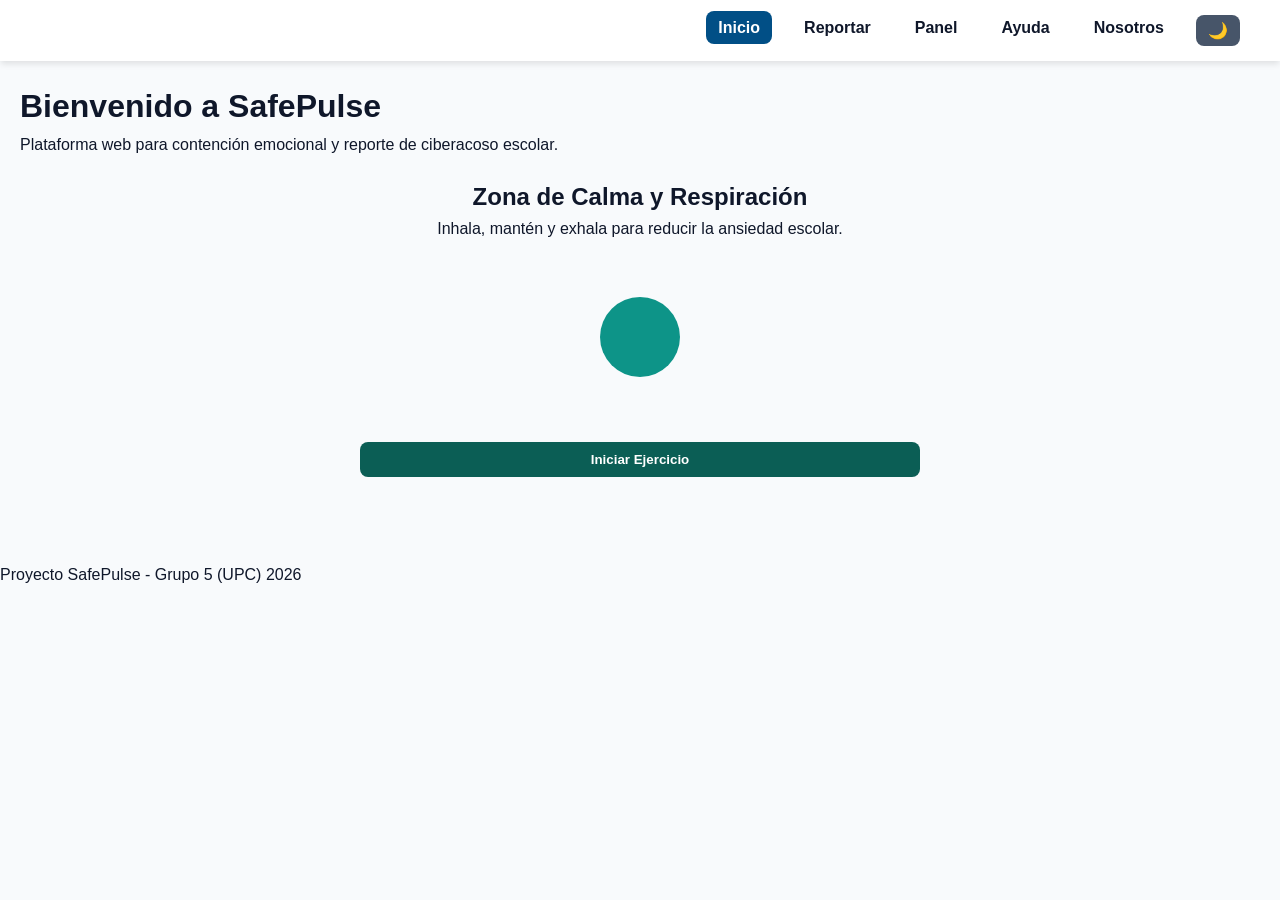
<file: index.html>
<!DOCTYPE html>
<html lang="es">
<head>
    <meta charset="UTF-8">
    <meta name="viewport" content="width=device-width, initial-scale=1.0">
    <title>SafePulse - Inicio</title>
    <link rel="stylesheet" href="css/styles.css">
    <meta name="description" content="SafePulse: Plataforma digital de contención emocional y prevención del ciberacoso para adolescentes.">
</head>
<body>

    <header>
        <nav>
            <ul>
                <li><a href="index.html">Inicio</a></li>
                <li><a href="pages/report.html">Reportar</a></li>
                <li><a href="pages/psychologist.html">Panel</a></li>
                <li><a href="pages/resources.html">Ayuda</a></li>
                <li><a href="pages/about.html">Nosotros</a></li>
                <li><button id="btnTema" class="btn btn-dark" style="padding: 6px 12px; margin: 0; font-size: 1rem;" aria-label="Cambiar tema visual">🌙</button></li>
            </ul>
        </nav>
    </header>

    <main>
        <h1>Bienvenido a SafePulse</h1>
        <p>Plataforma web para contención emocional y reporte de ciberacoso escolar.</p>

        <section id="contencion" style="text-align: center;">
            <h2>Zona de Calma y Respiración</h2>
            <p>Inhala, mantén y exhala para reducir la ansiedad escolar.</p>

            <div class="breathing-container">
                <div id="circuloRespiracion" class="circle-calm"></div>
            </div>

            <button id="btnRespirar" aria-label="Iniciar ejercicio de respiración guiada">Iniciar Ejercicio</button>
            <p id="textoRespiracion" style="font-size: 1.2rem; font-weight: bold; margin-top: 15px; min-height: 30px;"></p>
        </section>
    </main>

    <footer>
        <p>Proyecto SafePulse - Grupo 5 (UPC) 2026</p>
    </footer>

    <!-- Se añadió 'defer' para optimizar el Speed Index y rendimiento -->
    <script src="js/main.js" defer></script>
    
</body>
</html>
</file>
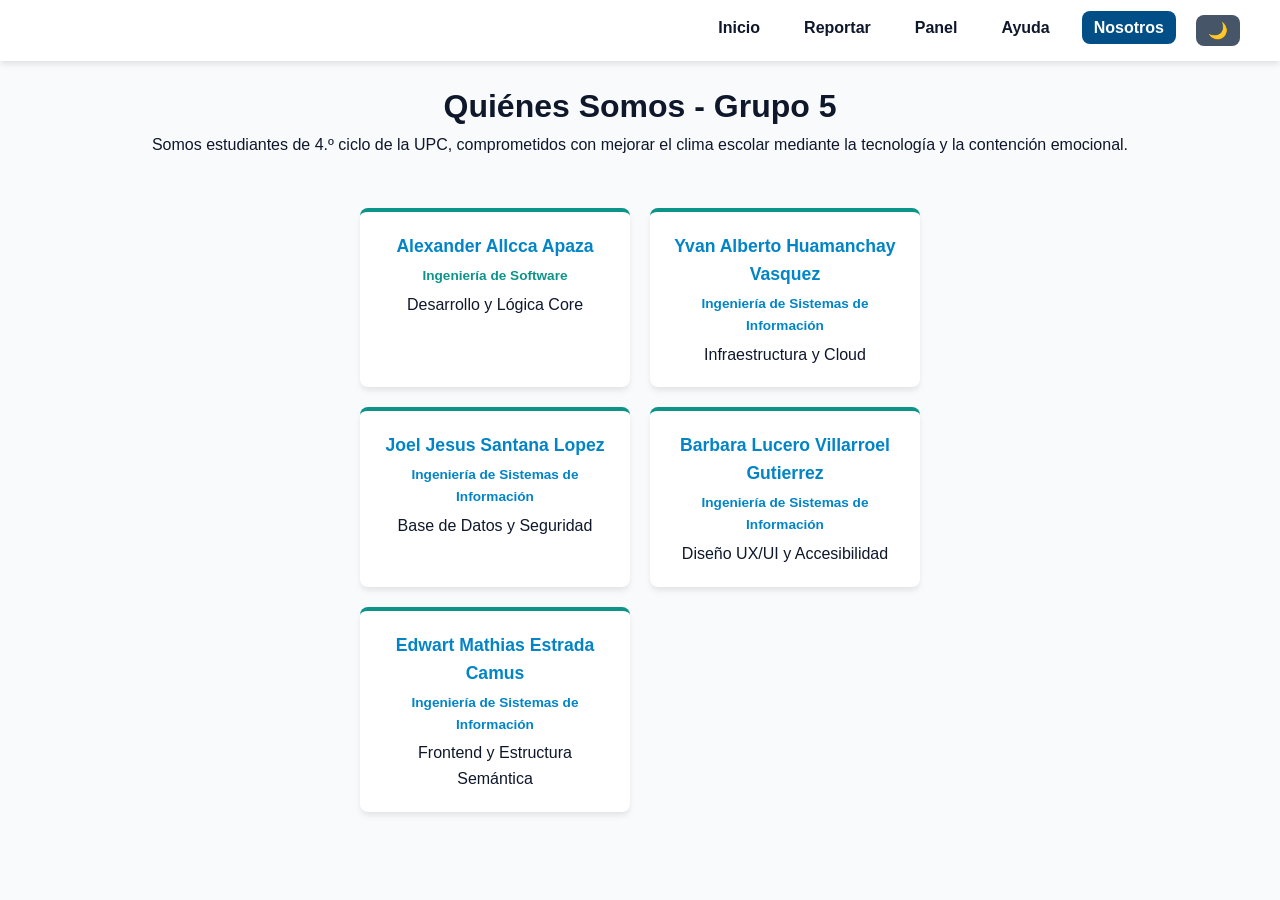
<file: pages/about.html>
<!DOCTYPE html>
<html lang="es">
<head>
    <meta charset="UTF-8">
    <meta name="viewport" content="width=device-width, initial-scale=1.0">
    <title>Nosotros - SafePulse</title>
    <link rel="stylesheet" href="../css/styles.css">
</head>
<body>

    <!-- 1. Menú con las rutas corregidas (../) -->
    <header>
        <nav>
            <ul>
                <li><a href="../index.html">Inicio</a></li>
                <li><a href="report.html">Reportar</a></li>
                <li><a href="psychologist.html">Panel</a></li>
                <li><a href="resources.html">Ayuda</a></li>
                <li><a href="about.html">Nosotros</a></li>
                <li><button id="btnTema" class="btn btn-dark" style="padding: 6px 12px; margin: 0; font-size: 1rem;" aria-label="Cambiar tema visual">🌙</button></li>
            </ul>
        </nav>
    </header>

    <!-- 2. Tu Grid del Equipo -->
    <main>
        <h1 style="text-align: center;">Quiénes Somos - Grupo 5</h1>
        <p style="text-align: center;">Somos estudiantes de 4.º ciclo de la UPC, comprometidos con mejorar el clima escolar mediante la tecnología y la contención emocional.</p>
        
        <section class="team-grid">
            <article class="team-member">
                <h3>Alexander Allcca Apaza</h3>
                <p style="font-size: 0.85em; color: var(--secondary-color); font-weight: bold; margin-bottom: 5px;">Ingeniería de Software</p>
                <p>Desarrollo y Lógica Core</p>
            </article>
            <article class="team-member">
                <h3>Yvan Alberto Huamanchay Vasquez</h3>
                <p style="font-size: 0.85em; color: var(--primary-color); font-weight: bold; margin-bottom: 5px;">Ingeniería de Sistemas de Información</p>
                <p>Infraestructura y Cloud</p>
            </article>
            <article class="team-member">
                <h3>Joel Jesus Santana Lopez</h3>
                <p style="font-size: 0.85em; color: var(--primary-color); font-weight: bold; margin-bottom: 5px;">Ingeniería de Sistemas de Información</p>
                <p>Base de Datos y Seguridad</p>
            </article>
            <article class="team-member">
                <h3>Barbara Lucero Villarroel Gutierrez</h3>
                <p style="font-size: 0.85em; color: var(--primary-color); font-weight: bold; margin-bottom: 5px;">Ingeniería de Sistemas de Información</p>
                <p>Diseño UX/UI y Accesibilidad</p>
            </article>
            <article class="team-member">
                <h3>Edwart Mathias Estrada Camus</h3>
                <p style="font-size: 0.85em; color: var(--primary-color); font-weight: bold; margin-bottom: 5px;">Ingeniería de Sistemas de Información</p>
                <p>Frontend y Estructura Semántica</p>
            </article>
        </section>
    </main>

    <!-- 3. AQUÍ ESTÁ LA SOLUCIÓN: Enlazamos el JavaScript -->
    <script src="../js/main.js"></script>
</body>
</html>
</file>
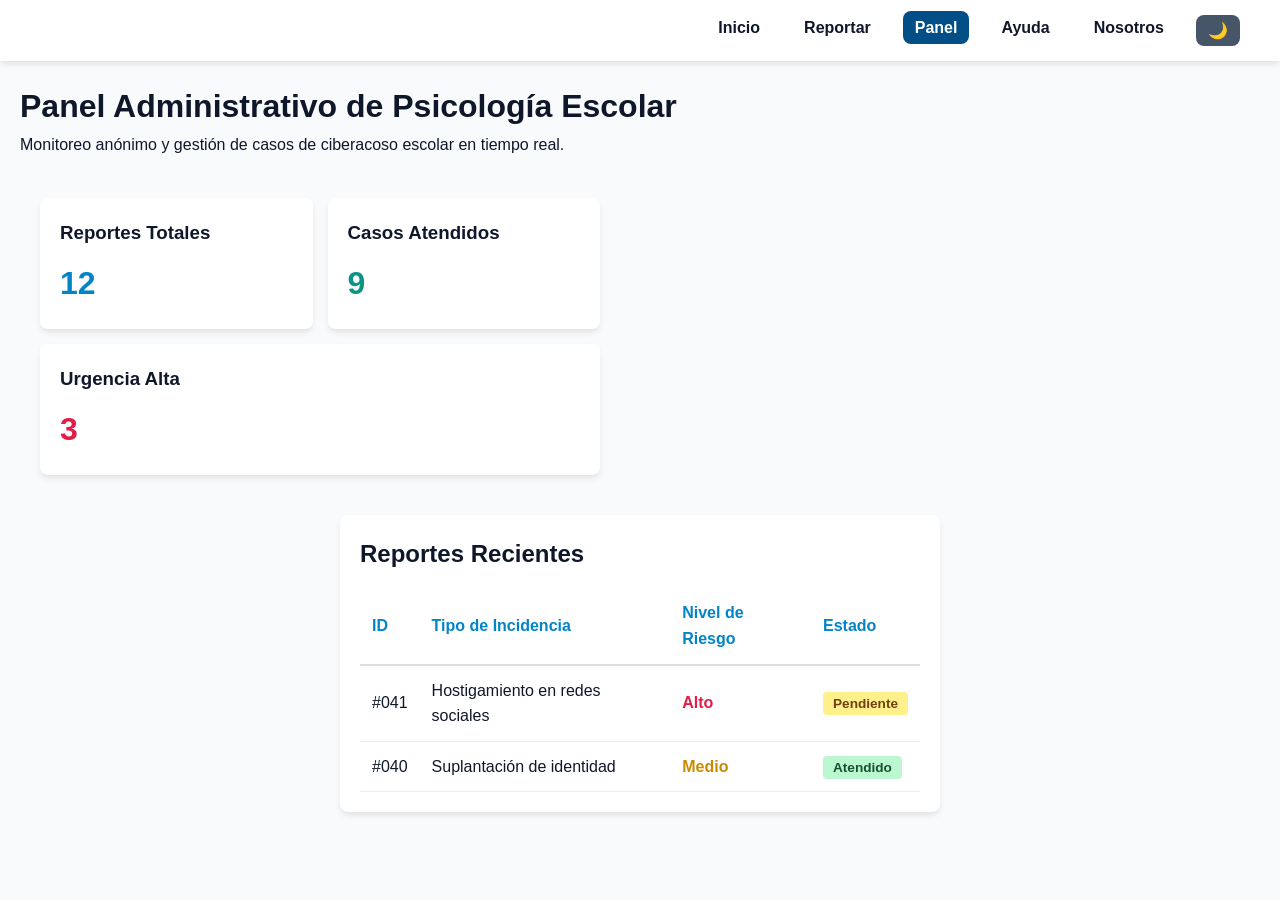
<file: pages/psychologist.html>
<!DOCTYPE html>
<html lang="es">
<head>
    <meta charset="UTF-8">
    <meta name="viewport" content="width=device-width, initial-scale=1.0">
    <title>Panel Psicológico - SafePulse</title>
    <link rel="stylesheet" href="../css/styles.css">
</head>
<body>
    <header>
        <nav>
            <ul>
                <li><a href="../index.html">Inicio</a></li>
                <li><a href="report.html">Reportar</a></li>
                <li><a href="psychologist.html">Panel</a></li>
                <li><a href="resources.html">Ayuda</a></li>
                <li><a href="about.html">Nosotros</a></li>
                <li><button id="btnTema" class="btn btn-dark" style="padding: 6px 12px; margin: 0; font-size: 1rem;" aria-label="Cambiar tema visual">🌙</button></li>
            </ul>
        </nav>
    </header>

    <main>
        <h1>Panel Administrativo de Psicología Escolar</h1>
        <p>Monitoreo anónimo y gestión de casos de ciberacoso escolar en tiempo real.</p>

        <!-- Tarjetas de métricas -->
        <section class="metrics-grid">
            <div class="metric-card">
                <h3>Reportes Totales</h3>
                <p class="metric-value primary">12</p>
            </div>
            <div class="metric-card">
                <h3>Casos Atendidos</h3>
                <p class="metric-value secondary">9</p>
            </div>
            <div class="metric-card">
                <h3>Urgencia Alta</h3>
                <p class="metric-value danger">3</p>
            </div>
        </section>

        <!-- Tabla de reportes -->
        <section class="table-container">
            <h2>Reportes Recientes</h2>
            <table class="data-table">
                <thead>
                    <tr>
                        <th>ID</th>
                        <th>Tipo de Incidencia</th>
                        <th>Nivel de Riesgo</th>
                        <th>Estado</th>
                    </tr>
                </thead>
                <tbody id="tablaReportes">
                    <tr>
                        <td>#041</td>
                        <td>Hostigamiento en redes sociales</td>
                        <td class="risk-high">Alto</td>
                        <td><span class="badge badge-warning">Pendiente</span></td>
                    </tr>
                    <tr>
                        <td>#040</td>
                        <td>Suplantación de identidad</td>
                        <td class="risk-medium">Medio</td>
                        <td><span class="badge badge-success">Atendido</span></td>
                    </tr>
                </tbody>
            </table>
        </section>
    </main>

    <script src="../js/main.js"></script>
</body>
</html>
</file>
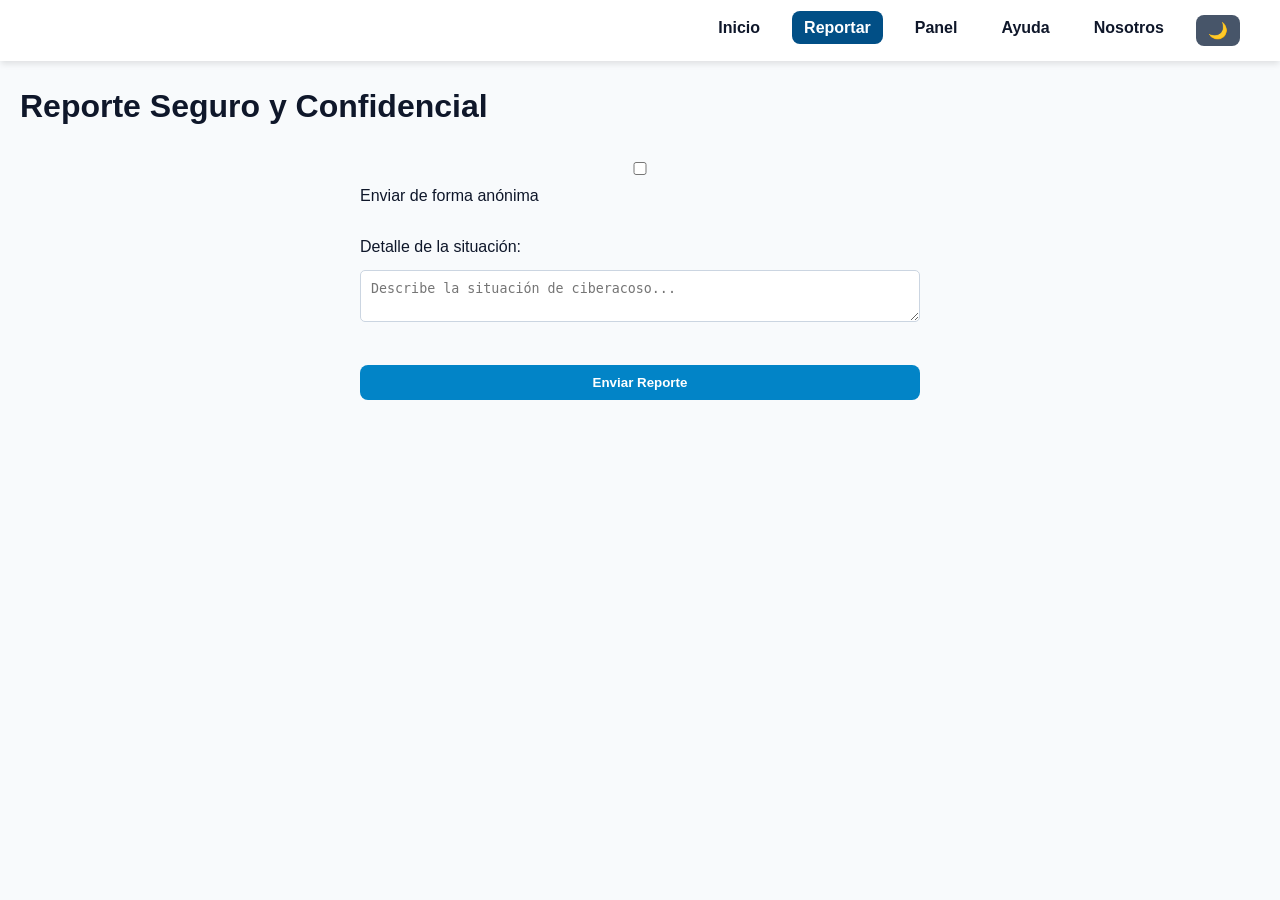
<file: pages/report.html>
<!DOCTYPE html>
<html lang="es">
<head>
    <meta charset="UTF-8">
    <meta name="viewport" content="width=device-width, initial-scale=1.0">
    <title>Reporte Anónimo - SafePulse</title>
    <link rel="stylesheet" href="../css/styles.css">
</head>
<body>
<header>
        <nav>
            <ul>
                <!-- Como ya estás dentro de /pages, subimos un nivel (../) para ir al index -->
                <li><a href="../index.html">Inicio</a></li>
                <li><a href="report.html">Reportar</a></li>
                <li><a href="psychologist.html">Panel</a></li>
                <li><a href="resources.html">Ayuda</a></li>
                <li><a href="about.html">Nosotros</a></li>
                <li><button id="btnTema" class="btn btn-dark" style="padding: 6px 12px; margin: 0; font-size: 1rem;" aria-label="Cambiar tema visual">🌙</button></li>
            </ul>
        </nav>
    </header>

    <!-- Agregamos la etiqueta <main> obligatoria para la semántica -->
    <main>
        <h1>Reporte Seguro y Confidencial</h1>
        <form id="formularioReporte">
            <label for="anonimo">
                <input type="checkbox" id="anonimo"> Enviar de forma anónima
            </label>
            <br><br>
            <label for="descripcion">Detalle de la situación:</label>
            <textarea id="descripcion" placeholder="Describe la situación de ciberacoso..." required></textarea>
            <br><br>
            <button type="submit" aria-label="Enviar reporte de ciberacoso">Enviar Reporte</button>
        </form>
        <p id="mensajeExito" style="display:none; color: var(--secondary-color); font-weight: bold; margin-top: 15px;">¡Reporte enviado de forma segura!</p>
    </main>
<script src="../js/main.js"></script>
</body>
</html>
</file>
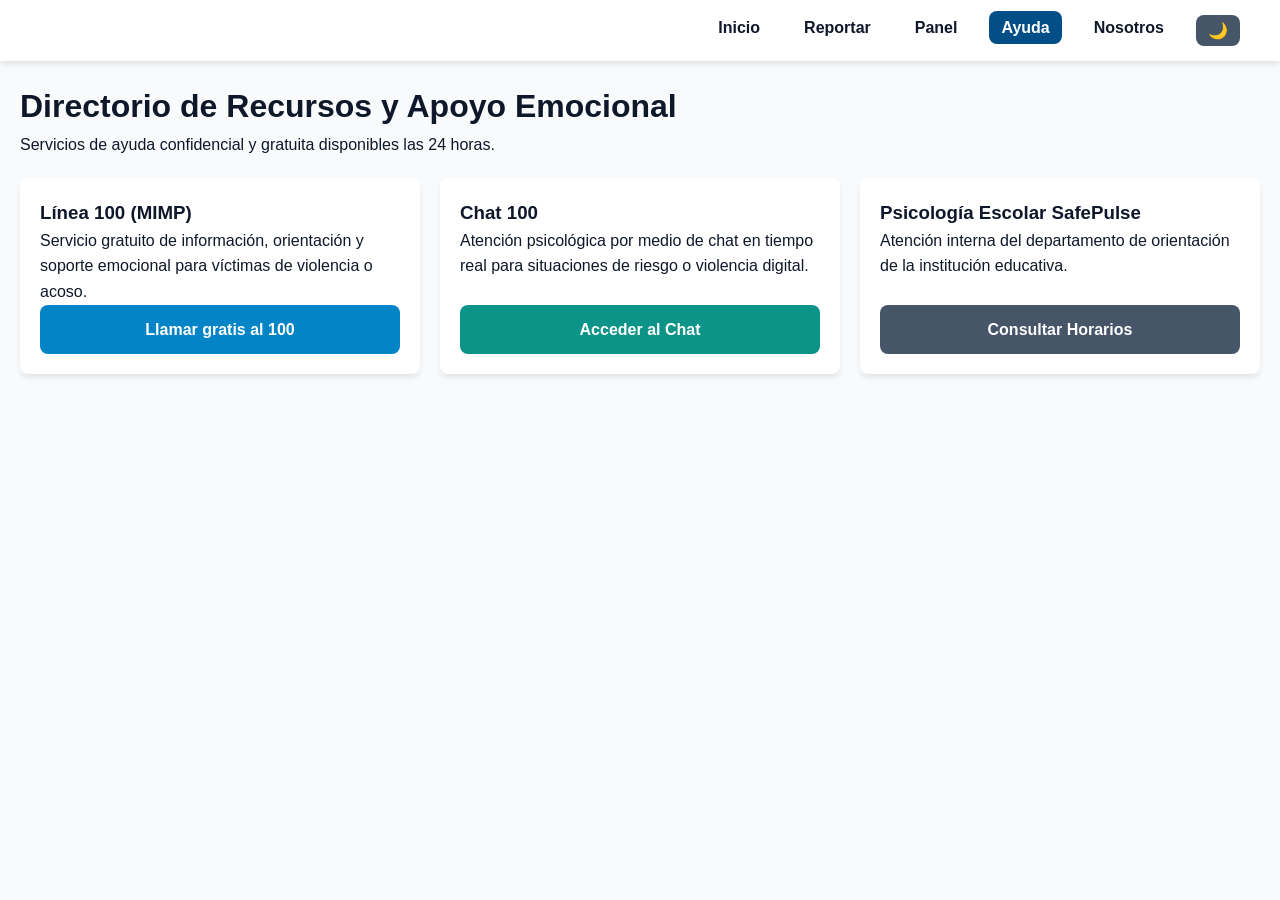
<file: pages/resources.html>
<!DOCTYPE html>
<html lang="es">
<head>
    <meta charset="UTF-8">
    <meta name="viewport" content="width=device-width, initial-scale=1.0">
    <title>Recursos y Ayuda - SafePulse</title>
    <link rel="stylesheet" href="../css/styles.css">
</head>
<body>
    <!-- Barra de navegación con rutas corregidas para archivos dentro de la carpeta "pages" -->
    <header>
        <nav>
            <ul>
                <li><a href="../index.html">Inicio</a></li>
                <li><a href="report.html">Reportar</a></li>
                <li><a href="psychologist.html">Panel</a></li>
                <li><a href="resources.html">Ayuda</a></li>
                <li><a href="about.html">Nosotros</a></li>
                <li><button id="btnTema" class="btn btn-dark" style="padding: 6px 12px; margin: 0; font-size: 1rem;" aria-label="Cambiar tema visual">🌙</button></li>
            </ul>
        </nav>
    </header>

    <!-- Sección de las tarjetas -->
    <main>
        <h1>Directorio de Recursos y Apoyo Emocional</h1>
        <p>Servicios de ayuda confidencial y gratuita disponibles las 24 horas.</p>

        <div class="cards-grid">
            <article class="resource-card">
                <h3>Línea 100 (MIMP)</h3>
                <p>Servicio gratuito de información, orientación y soporte emocional para víctimas de violencia o acoso.</p>
                <a href="tel:100" class="btn btn-block">Llamar gratis al 100</a>
            </article>

            <article class="resource-card">
                <h3>Chat 100</h3>
                <p>Atención psicológica por medio de chat en tiempo real para situaciones de riesgo o violencia digital.</p>
                <a href="https://chat100.mimp.gob.pe/" target="_blank" rel="noopener noreferrer" class="btn btn-secondary btn-block">Acceder al Chat</a>
            </article>

            <article class="resource-card">
                <h3>Psicología Escolar SafePulse</h3>
                <p>Atención interna del departamento de orientación de la institución educativa.</p>
                <a href="psychologist.html" class="btn btn-dark btn-block">Consultar Horarios</a>
            </article>
        </div>
    </main>
<script src="../js/main.js"></script>
</body>
</html>
</file>
<file: css/styles.css>
body,header nav ul li a{color:var(--dark-text);transition:background-color .3s}.data-table th,.metric-value.primary,.team-member h3{color:var(--primary-color)}:root{--primary-color:#0284c7;--secondary-color:#0d9488;--dark-text:#0f172a;--light-bg:#f8fafc;--card-bg:#ffffff;--danger-color:#e11d48;--border-radius:8px;--shadow:0 4px 6px -1px rgba(0, 0, 0, 0.1)}*{margin:0;padding:0;box-sizing:border-box}[data-theme=dark]{--light-bg:#0f172a;--card-bg:#1e293b;--dark-text:#f8fafc}body{font-family:Arial,sans-serif;background-color:var(--light-bg);line-height:1.6}a:focus-visible,button:focus-visible,input:focus-visible,textarea:focus-visible{outline:3px solid var(--secondary-color);outline-offset:2px}header{background-color:var(--card-bg);box-shadow:var(--shadow);position:sticky;top:0;z-index:100}.btn,button,header nav ul li a:hover{background-color:var(--primary-color);color:#fff}header nav ul{display:flex;flex-wrap:wrap;justify-content:center;gap:10px;list-style:none;padding:15px}header nav ul li a{text-decoration:none;font-weight:700;padding:8px 12px;border-radius:var(--border-radius)}header nav ul li a.active{background-color:#014f86;color:#fff;font-weight:700}form,main,section{padding:20px;width:100%}button,input,textarea{width:100%;margin-top:10px;padding:10px;border-radius:5px;border:1px solid #cbd5e1}.btn,button{font-weight:600;padding:10px 18px;border:none;border-radius:var(--border-radius);cursor:pointer;display:inline-block;text-align:center;text-decoration:none;transition:background-color .2s,transform .1s}.badge,.metric-value,.risk-high,.risk-medium{font-weight:700}.btn:hover,button:hover{background-color:#0369a1}.btn:active,button:active{transform:scale(.98)}#btnRespirar{background-color:#0b5e55;color:#fff!important}#btnRespirar:hover{background-color:#084c44}.btn-block{margin-top:auto;padding-top:12px;padding-bottom:12px}.btn-secondary{background-color:var(--secondary-color);color:#fff}.btn-secondary:hover{background-color:#0f766e}.btn-dark{background-color:#475569;color:#fff}.metric-card,.table-container{background:var(--card-bg);padding:20px;border-radius:var(--border-radius);box-shadow:var(--shadow)}.btn-dark:hover{background-color:#334155}.metrics-grid{display:flex;gap:15px;margin:20px 0;flex-wrap:wrap}.metric-card{flex:1;min-width:200px}.metric-value{font-size:2rem;margin-top:10px}.metric-value.secondary{color:var(--secondary-color)}.metric-value.danger,.risk-high{color:var(--danger-color)}.table-container{overflow-x:auto}.data-table{width:100%;border-collapse:collapse;margin-top:15px;text-align:left}.data-table td,.data-table th{padding:12px;border-bottom:1px solid #eee}.data-table th{border-bottom:2px solid #ddd}.risk-medium{color:#ca8a04}.badge{padding:4px 10px;border-radius:4px;font-size:.85em}.badge-warning{background:#fef08a;color:#713f12}.badge-success{background:#bbf7d0;color:#14532d}.resource-card,.team-member{background:var(--card-bg);padding:20px;border-radius:var(--border-radius);box-shadow:var(--shadow)}.cards-grid{display:grid;grid-template-columns:repeat(auto-fit,minmax(250px,1fr));gap:20px;margin-top:20px}.resource-card{display:flex;flex-direction:column}.team-grid{display:grid;grid-template-columns:repeat(auto-fit,minmax(200px,1fr));gap:20px;margin-top:30px}.team-member{text-align:center;border-top:4px solid var(--secondary-color)}.team-member h3{margin-bottom:5px;font-size:1.1rem}.breathing-container{display:flex;justify-content:center;align-items:center;height:150px;margin:20px 0}.circle-calm{width:80px;height:80px;background-color:var(--secondary-color);border-radius:50%;will-change:transform;transition:transform 4s ease-in-out}.circle-calm.inhale{transform:scale(1.8)}.circle-calm.exhale{transform:scale(1)}@media (min-width:768px){header nav ul{justify-content:flex-end;gap:20px;padding:15px 40px}form,section{max-width:600px;margin:0 auto}}
</file>
